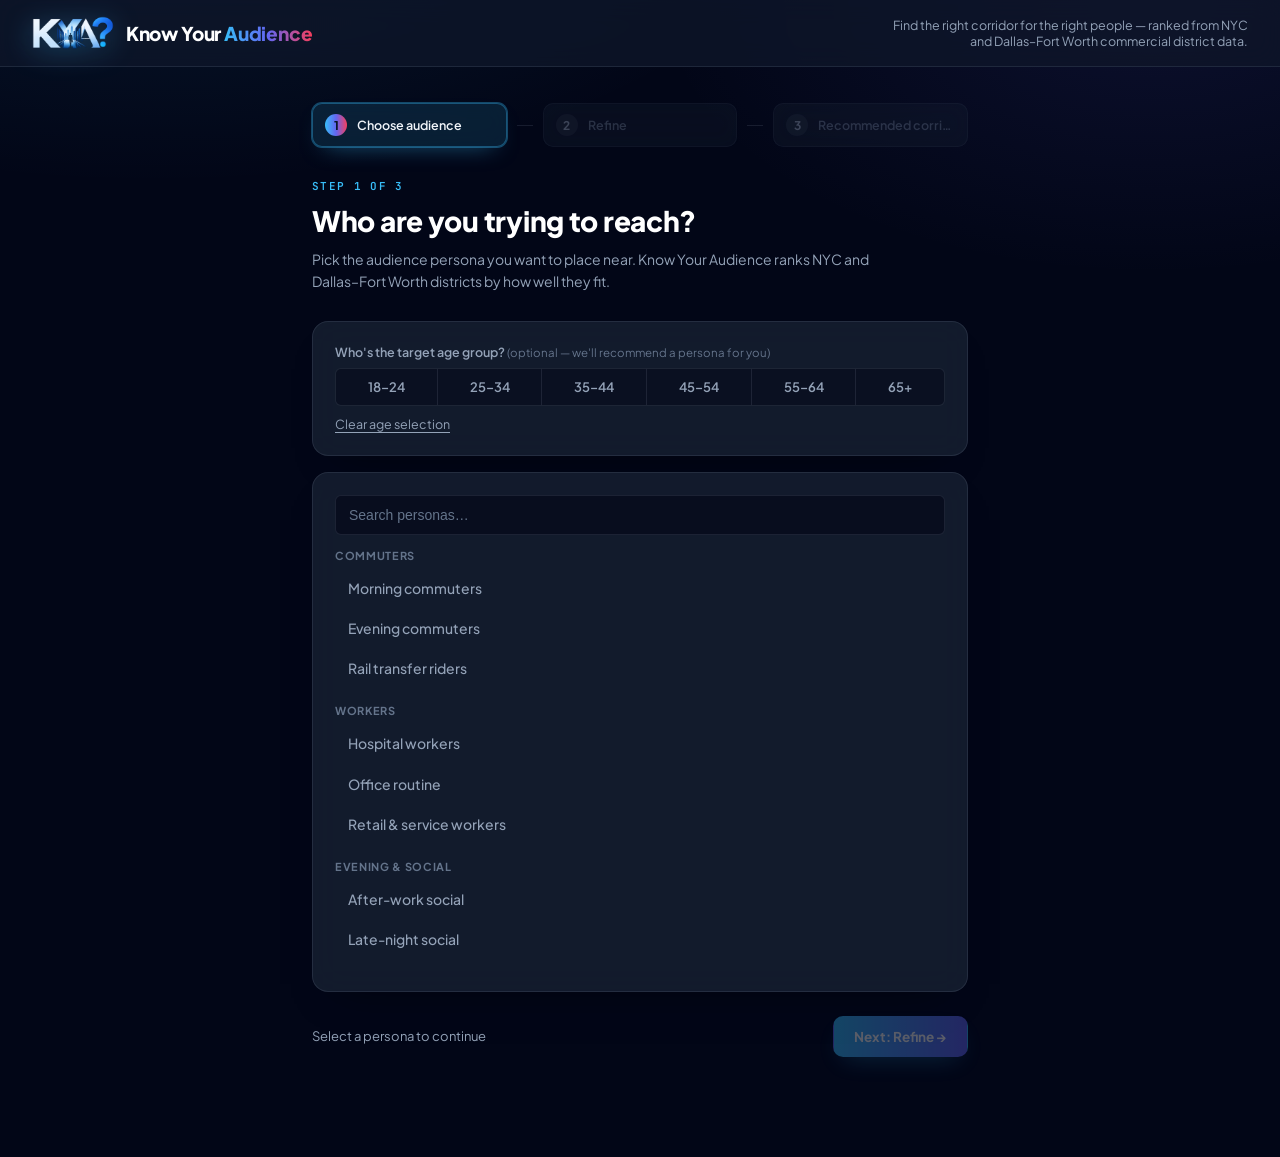
<file: index.html>
<!DOCTYPE html>
<html lang="en">
<head>
<meta charset="UTF-8">
<meta name="viewport" content="width=device-width, initial-scale=1.0">
<title>Know Your Audience — Choose audience</title>
<link rel="preconnect" href="https://fonts.googleapis.com">
<link rel="preconnect" href="https://fonts.gstatic.com" crossorigin>
<link href="https://fonts.googleapis.com/css2?family=Plus+Jakarta+Sans:wght@400;500;600;700;800;900&family=JetBrains+Mono:wght@400;500;600;700&display=swap" rel="stylesheet">
<style>
:root{
  /* Dark glass palette, borrowed from the hackathon reference */
  --bg:#020617;
  --bg-soft:#0b1220;
  --panel: rgba(30,41,59,0.62);
  --panel-solid:#0f172a;
  --panel-raised: rgba(30,41,59,0.85);
  --line: rgba(148,163,184,0.14);
  --line-strong: rgba(148,163,184,0.3);
  --text:#f1f5f9;
  --text-dim:#94a3b8;
  --text-faint:#64748b;

  --accent:#38bdf8;
  --accent-2:#6366f1;
  --accent-dim: rgba(56,189,248,0.13);
  --accent-line: rgba(56,189,248,0.35);
  --gradient: linear-gradient(90deg,#38bdf8,#6366f1,#f43f5e);

  --emerald:#34d399;
  --emerald-dim: rgba(52,211,153,0.14);
  --rose:#fb7185;
  --rose-dim: rgba(251,113,133,0.14);

  --radius-lg:16px;
  --radius-md:10px;
  --radius-sm:6px;
}
*{box-sizing:border-box;}
html,body{margin:0;padding:0;}
body{
  background:
    radial-gradient(1100px 500px at 12% -10%, rgba(56,189,248,0.10), transparent 60%),
    radial-gradient(900px 500px at 90% 0%, rgba(99,102,241,0.10), transparent 55%),
    var(--bg);
  color:var(--text);
  font-family:'Plus Jakarta Sans', system-ui, sans-serif;
  min-height:100vh;
  -webkit-font-smoothing:antialiased;
}
::selection{ background:var(--accent); color:#04121c; }
a, button { font-family:inherit; }
button{ cursor:pointer; }
input[type="range"]{ accent-color:var(--accent); }

::-webkit-scrollbar{ width:8px; height:8px; }
::-webkit-scrollbar-track{ background:transparent; }
::-webkit-scrollbar-thumb{ background:rgba(148,163,184,0.25); border-radius:9999px; }

/* ---------- Glass panel base ---------- */
.glass{
  background:var(--panel);
  backdrop-filter:blur(16px);
  -webkit-backdrop-filter:blur(16px);
  border:1px solid var(--line);
}

/* ---------- Header ---------- */
header.site{
  position:sticky; top:0; z-index:30;
  border-bottom:1px solid var(--line);
  background:rgba(15,23,42,0.78);
  backdrop-filter:blur(12px);
  -webkit-backdrop-filter:blur(12px);
  padding:16px 32px;
  display:flex;
  align-items:center;
  justify-content:space-between;
  gap:16px;
  flex-wrap:wrap;
}
header.site .mark{
  display:flex; align-items:center; gap:12px;
  font-size:19px;
  font-weight:800;
  letter-spacing:-0.01em;
  color:#fff;
}
header.site .mark .brand-mark{
  height:34px; width:auto; flex-shrink:0;
  filter:drop-shadow(0 4px 14px rgba(56,189,248,0.35));
}
header.site .mark .brand-word{ white-space:nowrap; }
header.site .mark .grad{
  background:var(--gradient);
  -webkit-background-clip:text; background-clip:text; color:transparent;
}
header.site .tagline{
  font-size:12.5px;
  color:var(--text-dim);
  max-width:360px;
  text-align:right;
}

/* ---------- Stepper ---------- */
.stepper{
  display:flex;
  align-items:center;
  gap:10px;
  max-width:720px;
  margin:0 auto;
}
.step-btn{
  flex:1;
  display:flex;
  min-width:0;
  align-items:center;
  gap:10px;
  border:1px solid var(--line);
  background:var(--panel);
  backdrop-filter:blur(10px);
  border-radius:var(--radius-md);
  padding:10px 12px;
  text-align:left;
  transition:border-color .15s ease, box-shadow .15s ease;
}
.step-btn.current{ border-color:var(--accent-line); background:var(--accent-dim); box-shadow:0 0 0 1px var(--accent-line), 0 10px 24px -14px rgba(56,189,248,0.6); }
.step-btn:disabled{ opacity:0.4; cursor:not-allowed; }
.step-btn .num{
  flex-shrink:0;
  width:22px; height:22px; border-radius:50%;
  display:flex; align-items:center; justify-content:center;
  font-size:12px; font-weight:700;
  background:rgba(148,163,184,0.15); color:var(--text-dim);
}
.step-btn.current .num, .step-btn.done .num{ background:var(--gradient); color:#04121c; }
.step-btn .label{
  font-size:12.5px; font-weight:600;
  color:var(--text-faint);
  white-space:nowrap; overflow:hidden; text-overflow:ellipsis;
}
.step-btn.current .label, .step-btn.done .label{ color:var(--text); }
.step-divider{ width:16px; height:1px; background:var(--line); flex-shrink:0; }

/* ---------- Page shells ---------- */
main.step-main{
  max-width:720px;
  margin:0 auto;
  padding:36px 32px 100px;
}
main.wide-main{
  max-width:1180px;
  margin:0 auto;
  padding:36px 32px 120px;
}
.step-eyebrow{
  font-family:'JetBrains Mono', monospace;
  font-size:11px;
  text-transform:uppercase;
  letter-spacing:0.12em;
  color:var(--accent);
  font-weight:600;
  margin:0 0 10px;
}
.step-title{
  font-weight:800;
  font-size:28px;
  letter-spacing:-0.01em;
  color:#fff;
  margin:0 0 10px;
}
.step-subtitle{
  font-size:14px;
  color:var(--text-dim);
  line-height:1.6;
  max-width:60ch;
  margin:0 0 28px;
}

/* ---------- Panels / cards ---------- */
.panel{
  background:var(--panel);
  backdrop-filter:blur(16px);
  -webkit-backdrop-filter:blur(16px);
  border:1px solid var(--line);
  border-radius:var(--radius-lg);
  padding:22px;
  box-shadow:0 20px 40px -28px rgba(0,0,0,0.6);
}

/* Persona search + list */
.persona-search{
  width:100%;
  background:rgba(2,6,23,0.6);
  border:1px solid var(--line);
  border-radius:var(--radius-sm);
  color:var(--text);
  font-size:14px;
  padding:11px 13px;
  margin-bottom:14px;
}
.persona-search::placeholder{ color:var(--text-faint); }
.persona-search:focus{ outline:none; border-color:var(--accent-line); box-shadow:0 0 0 3px var(--accent-dim); }
.persona-groups{ max-height:420px; overflow-y:auto; padding-right:4px; }
.persona-family{ font-size:11px; font-weight:700; text-transform:uppercase; letter-spacing:0.06em; color:var(--text-faint); margin:16px 0 6px; }
.persona-family:first-child{ margin-top:0; }
.persona-item{
  display:flex;
  width:100%;
  align-items:center;
  justify-content:space-between;
  gap:8px;
  background:transparent;
  border:1px solid transparent;
  color:var(--text-dim);
  text-align:left;
  padding:10px 12px;
  border-radius:var(--radius-sm);
  font-size:14px;
  font-weight:500;
  line-height:1.3;
  transition:transform .15s cubic-bezier(.16,1,.3,1), background .15s ease, border-color .15s ease, color .15s ease;
}
.persona-item:hover{ background:rgba(148,163,184,0.08); color:var(--text); transform:translateX(2px); }
.persona-item.active{ background:var(--accent-dim); border-color:var(--accent-line); color:#fff; }
.persona-item .dot{
  width:6px; height:6px; border-radius:50%;
  background:var(--accent); opacity:0; flex-shrink:0;
  box-shadow:0 0 8px rgba(56,189,248,0.8);
}
.persona-item.active .dot{ opacity:1; }

/* Footer nav row on step pages */
.step-footer{
  display:flex;
  align-items:center;
  justify-content:space-between;
  gap:14px;
  margin-top:24px;
  flex-wrap:wrap;
}
.step-footer .status{ font-size:13px; color:var(--text-dim); }
.step-footer .status strong{ color:#fff; font-weight:700; }

.btn{
  display:inline-flex; align-items:center; gap:8px;
  border-radius:var(--radius-md); font-size:13.5px; font-weight:700;
  padding:11px 20px; border:1px solid transparent;
  transition:transform .15s cubic-bezier(.16,1,.3,1), box-shadow .15s ease, opacity .15s ease, border-color .15s ease;
}
.btn:disabled{ opacity:0.35; cursor:not-allowed; }
.btn-primary{
  background:linear-gradient(90deg,#38bdf8,#6366f1);
  color:#fff;
  box-shadow:0 10px 26px -10px rgba(56,189,248,0.55);
}
.btn-primary:hover:not(:disabled){ transform:translateY(-1px); box-shadow:0 14px 30px -10px rgba(56,189,248,0.7); }
.btn-secondary{ background:var(--panel); border-color:var(--line); color:var(--text); backdrop-filter:blur(10px); }
.btn-secondary:hover{ border-color:var(--line-strong); }
.btn-ghost{ background:none; border:none; color:var(--text-dim); font-size:12.5px; text-decoration:underline; text-underline-offset:3px; padding:0; }
.btn-ghost:hover{ color:var(--accent); }

@keyframes pulseGlow{
  0%,100%{ box-shadow:0 10px 26px -10px rgba(56,189,248,0.55); }
  50%{ box-shadow:0 10px 34px -6px rgba(56,189,248,0.85); }
}
.pulse-cta{ animation:pulseGlow 2.6s ease-in-out infinite; }

/* Filters fields */
.field{ margin-bottom:20px; }
.field:last-child{ margin-bottom:0; }
.field label{
  display:block; font-size:12.5px; color:var(--text-dim); margin-bottom:8px; font-weight:600;
}
.segmented{ display:flex; border:1px solid var(--line); border-radius:var(--radius-sm); overflow:hidden; background:rgba(2,6,23,0.5); }
.segmented button{
  flex:1; background:transparent; border:none; color:var(--text-dim);
  font-size:13px; font-weight:600; padding:10px 6px; transition:background .15s ease, color .15s ease;
}
.segmented button + button{ border-left:1px solid var(--line); }
.segmented button.active{ background:var(--accent-dim); color:#fff; }
select.field-select{
  width:100%; background:rgba(2,6,23,0.6); border:1px solid var(--line); border-radius:var(--radius-sm);
  color:var(--text); font-size:14px; padding:10px 12px;
}
select.field-select:focus{ outline:none; border-color:var(--accent-line); }
.range-row{ display:flex; align-items:center; gap:12px; }
.range-row input[type=range]{ flex:1; }
.range-val{ font-family:'JetBrains Mono', monospace; font-size:13px; color:var(--accent); width:30px; text-align:right; font-weight:600; }

/* Custom slider thumb, matching hackathon glow style */
input[type=range]{
  -webkit-appearance:none; appearance:none;
  width:100%; height:8px; border-radius:5px;
  background:rgba(148,163,184,0.18); outline:none;
}
input[type=range]::-webkit-slider-thumb{
  -webkit-appearance:none; appearance:none;
  width:20px; height:20px; border-radius:50%;
  background:var(--accent); cursor:pointer;
  box-shadow:0 0 10px rgba(56,189,248,0.8);
  border:2px solid #04121c;
  transition:transform .1s ease;
}
input[type=range]::-webkit-slider-thumb:hover{ transform:scale(1.15); }
input[type=range]::-moz-range-thumb{
  width:18px; height:18px; border-radius:50%;
  background:var(--accent); cursor:pointer; border:2px solid #04121c;
  box-shadow:0 0 10px rgba(56,189,248,0.8);
}

/* Age selector on step 1 */
.field-hint{ font-weight:400; color:var(--text-faint); font-size:11.5px; }
.age-seg{ flex-wrap:wrap; }
.age-seg button{ flex:1 1 auto; min-width:64px; }

.age-recommend{
  background:var(--accent-dim); border:1px solid var(--accent-line);
  border-radius:var(--radius-lg); padding:14px 16px; margin-bottom:16px;
  backdrop-filter:blur(12px);
}
.age-recommend-label{
  font-size:11px; font-weight:700; color:var(--accent);
  text-transform:uppercase; letter-spacing:0.06em; margin-bottom:9px;
}
.age-recommend-chips{ display:flex; flex-wrap:wrap; gap:8px; }
.age-chip{
  background:rgba(2,6,23,0.5); border:1px solid var(--line); color:var(--text);
  font-size:12.5px; font-weight:600; padding:7px 13px; border-radius:20px;
  transition:border-color .15s ease, transform .15s ease;
}
.age-chip:hover{ border-color:var(--accent-line); transform:translateY(-1px); }
.age-chip.active{ background:var(--gradient); border-color:transparent; color:#04121c; }

.age-star{ color:var(--accent); font-size:11px; margin-left:6px; }

/* ---------- Results column ---------- */
.results-head{
  display:flex; justify-content:space-between; align-items:flex-end; gap:14px;
  margin-bottom:18px; flex-wrap:wrap;
}
.results-head h2{
  font-weight:800; font-size:24px; margin:0 0 4px; letter-spacing:-0.01em; color:#fff;
}
.results-head p{ margin:0; font-size:13px; color:var(--text-dim); }
.results-actions{ display:flex; gap:8px; }
.pill-btn{
  display:inline-flex; align-items:center; gap:6px;
  background:var(--panel); border:1px solid var(--line); color:var(--text-dim);
  font-size:12px; font-weight:600; padding:7px 14px; border-radius:20px;
  backdrop-filter:blur(10px);
  transition:border-color .15s ease, color .15s ease;
}
.pill-btn:hover{ color:var(--text); border-color:var(--line-strong); }

.empty-state{
  border:1px dashed var(--line); border-radius:var(--radius-lg);
  padding:80px 24px; text-align:center; min-height:44vh;
  display:flex; flex-direction:column; align-items:center; justify-content:center;
  background:var(--panel); backdrop-filter:blur(12px);
}
.empty-state .icon{
  width:44px; height:44px; border-radius:50%; background:rgba(148,163,184,0.12);
  display:flex; align-items:center; justify-content:center; margin-bottom:16px; color:var(--text-dim);
  font-size:20px;
}
.empty-state h3{ font-weight:700; font-size:19px; margin:0 0 8px; color:#fff; }
.empty-state p{ font-size:13.5px; color:var(--text-dim); max-width:380px; line-height:1.6; margin:0 0 18px; }

.caution{
  background:var(--rose-dim); border:1px solid rgba(251,113,133,0.35);
  border-radius:var(--radius-sm); padding:11px 14px; font-size:13px; margin-bottom:16px; color:var(--text);
}

.card-list{ display:flex; flex-direction:column; gap:10px; }

.corridor-card{
  background:var(--panel); border:1px solid var(--line); border-radius:var(--radius-lg);
  padding:18px 20px; backdrop-filter:blur(14px);
  transition:transform .25s cubic-bezier(.16,1,.3,1), border-color .2s ease, box-shadow .25s ease;
}
.corridor-card:hover{ border-color:var(--line-strong); transform:translateY(-3px); box-shadow:0 20px 34px -18px rgba(0,0,0,0.65); }
.corridor-top{ display:flex; gap:16px; align-items:flex-start; }
.rank-badge{
  font-family:'JetBrains Mono', monospace; font-size:12px; color:var(--text-faint); font-weight:600;
  width:20px; padding-top:6px; flex-shrink:0;
}
.corridor-main{ flex:1; min-width:0; }
.corridor-name-row{ display:flex; align-items:baseline; gap:10px; flex-wrap:wrap; }
.corridor-name{
  font-weight:700; font-size:18px; letter-spacing:-0.01em; color:#fff;
}
.metro-tag{
  font-size:11px; font-weight:600; color:var(--text-faint); border:1px solid var(--line);
  padding:2px 7px; border-radius:20px;
}
.district{ font-size:12.5px; color:var(--text-dim); margin-top:2px; }
.why{ font-size:13.5px; color:var(--text-dim); margin-top:9px; line-height:1.55; max-width:66ch; }
.badges{ display:flex; gap:6px; margin-top:10px; flex-wrap:wrap; }
.badge{ font-size:11px; font-weight:600; padding:3px 8px; border-radius:20px; border:1px solid transparent; }
.badge.gentrify{ background:var(--emerald-dim); color:var(--emerald); }
.badge.migration-in{ background:var(--accent-dim); color:var(--accent); }
.badge.migration-out{ background:var(--rose-dim); color:var(--rose); }

.score-block{ text-align:right; flex-shrink:0; }
.score-num{ font-family:'JetBrains Mono', monospace; font-size:26px; font-weight:800; line-height:1; }
.score-label{ font-size:10.5px; color:var(--text-faint); margin-top:2px; }

/* Bold colour-coded score text, used for fit scores + avg whitespace */
.score-high{ color:var(--emerald); text-shadow:0 0 18px rgba(52,211,153,0.35); }
.score-mid{ color:var(--accent); text-shadow:0 0 18px rgba(56,189,248,0.35); }
.score-low{ color:var(--rose); text-shadow:0 0 18px rgba(251,113,133,0.3); }
.inline-score{ font-family:'JetBrains Mono', monospace; font-weight:800; }

.card-actions{
  display:flex; align-items:center; justify-content:space-between;
  margin-top:14px; padding-top:12px; border-top:1px solid var(--line);
}
.link-btn{
  background:none; border:none; color:var(--text-dim); font-size:12.5px; font-weight:600; padding:0;
  display:flex; align-items:center; gap:5px;
}
.link-btn:hover{ color:var(--accent); }
.compare-check{ display:flex; align-items:center; gap:7px; font-size:12.5px; color:var(--text-dim); }
.compare-check input{ accent-color:var(--accent); }

.detail{ margin-top:16px; padding-top:16px; border-top:1px solid var(--line); display:none; }
.detail.open{ display:block; }
.detail-grid{ display:grid; grid-template-columns:1fr 1fr; gap:22px; }
@media (max-width:600px){ .detail-grid{ grid-template-columns:1fr; } }
.detail-block h4{ font-size:11px; text-transform:uppercase; letter-spacing:0.04em; color:var(--text-faint); margin:0 0 10px; font-weight:700; }
.daypart-bars{ display:flex; align-items:flex-end; gap:6px; height:60px; }
.daypart-bar{ flex:1; background:linear-gradient(180deg,#38bdf8,#6366f1); border-radius:2px 2px 0 0; opacity:0.85; position:relative; }
.daypart-bar span{
  position:absolute; bottom:-18px; left:0; right:0; text-align:center;
  font-size:9.5px; color:var(--text-faint);
}
.safety-rows{ display:flex; flex-direction:column; gap:7px; margin-top:2px; }
.safety-row{ display:flex; align-items:center; gap:8px; font-size:12px; color:var(--text-dim); }
.safety-row .label{ width:64px; flex-shrink:0; }
.safety-track{ flex:1; height:5px; background:rgba(148,163,184,0.15); border-radius:3px; overflow:hidden; }
.safety-fill{ height:100%; background:var(--emerald); }
.safety-num{ font-family:'JetBrains Mono', monospace; width:24px; text-align:right; color:var(--text); font-weight:600; }
.fit-list{ display:flex; flex-direction:column; gap:6px; }
.fit-row{ display:flex; justify-content:space-between; align-items:center; font-size:12.5px; color:var(--text-dim); }
.fit-tier{ font-size:10.5px; font-weight:700; padding:2px 7px; border-radius:20px; }
.tier-STRONG{ background:var(--accent-dim); color:var(--accent); }
.tier-MODERATE{ background:var(--emerald-dim); color:var(--emerald); }
.tier-WEAK{ background:rgba(148,163,184,0.1); color:var(--text-faint); }
.anchors{ display:flex; flex-direction:column; gap:6px; font-size:12.5px; color:var(--text-dim); }

.avg-whitespace-row{
  display:flex; align-items:center; justify-content:space-between;
  font-size:12.5px; color:var(--text-dim); margin-top:12px;
  padding-top:12px; border-top:1px solid var(--line);
}
.avg-whitespace-row .inline-score{ font-size:15px; }

.map-embed{
  width:100%; height:180px; border:1px solid var(--line); border-radius:var(--radius-md);
  overflow:hidden; margin-top:2px;
}
.map-embed iframe{ width:100%; height:100%; border:0; display:block; filter:grayscale(0.2) invert(0.92) contrast(0.9) brightness(0.95) hue-rotate(180deg); }
.map-directions{
  display:inline-flex; align-items:center; gap:5px; margin-top:8px;
  font-size:12px; color:var(--accent); text-decoration:none; font-weight:700;
}
.map-directions:hover{ text-decoration:underline; }

/* ---------- Compare tray ---------- */
.compare-tray{
  position:fixed; left:0; right:0; bottom:0; background:rgba(15,23,42,0.92);
  border-top:1px solid var(--accent-line); backdrop-filter:blur(14px); z-index:40;
  box-shadow:0 -20px 40px -20px rgba(0,0,0,0.6);
  display:none;
}
.compare-tray.show{ display:block; }
.compare-tray-inner{
  max-width:1180px; margin:0 auto; padding:14px 32px; display:flex; align-items:center; gap:14px; flex-wrap:wrap;
}
.compare-chip{
  display:flex; align-items:center; gap:8px; background:rgba(2,6,23,0.6); border:1px solid var(--line);
  border-radius:20px; padding:5px 6px 5px 12px; font-size:12.5px; color:var(--text);
}
.compare-chip button{ background:none; border:none; color:var(--text-faint); font-size:14px; line-height:1; padding:2px; }
.compare-open{
  margin-left:auto; background:linear-gradient(90deg,#38bdf8,#6366f1); color:#fff; border:none; font-weight:700;
  font-size:12.5px; padding:9px 18px; border-radius:20px;
  box-shadow:0 10px 24px -10px rgba(56,189,248,0.55);
}

/* Comparison modal */
.modal-backdrop{
  position:fixed; inset:0; background:rgba(2,6,23,0.7); z-index:60; display:none;
  align-items:center; justify-content:center; padding:24px;
  backdrop-filter:blur(4px);
}
.modal-backdrop.show{ display:flex; }
.modal{
  background:var(--panel-solid); border:1px solid var(--line); border-radius:var(--radius-lg);
  max-width:820px; width:100%; max-height:82vh; overflow-y:auto; padding:26px;
  box-shadow:0 30px 60px -20px rgba(0,0,0,0.7);
}
.modal-head{ display:flex; justify-content:space-between; align-items:center; margin-bottom:18px; }
.modal-head h3{ font-weight:700; font-size:20px; margin:0; color:#fff; }
.modal-close{ background:none; border:none; color:var(--text-dim); font-size:20px; }
.modal-close:hover{ color:var(--rose); }
.compare-table{ width:100%; border-collapse:collapse; font-size:13px; }
.compare-table th, .compare-table td{ text-align:left; padding:9px 10px; border-bottom:1px solid var(--line); vertical-align:top; }
.compare-table th{ color:var(--text-faint); font-weight:600; font-size:11.5px; }
.compare-table td.metric-label{ color:var(--text-dim); white-space:nowrap; }
.compare-table td.num{ font-family:'JetBrains Mono', monospace; color:var(--text); }

</style>
</head>
<body>

<header class="site">
  <div class="mark"><img src="[data-uri]" alt="KYA — Know Your Audience" class="brand-mark"><span class="brand-word">Know Your <span class="grad">Audience</span></span></div>
  <div class="tagline">Find the right corridor for the right people — ranked from NYC and Dallas–Fort Worth commercial district data.</div>
</header>

<main class="step-main">
  <div id="stepperMount" class="stepper" style="margin-bottom:32px;"></div>

  <p class="step-eyebrow">Step 1 of 3</p>
  <h1 class="step-title">Who are you trying to reach?</h1>
  <p class="step-subtitle">Pick the audience persona you want to place near. Know Your Audience ranks NYC and Dallas–Fort Worth districts by how well they fit.</p>

  <div class="panel" style="margin-bottom:16px;">
    <div class="field" style="margin-bottom:0;">
      <label>Who's the target age group? <span class="field-hint">(optional — we'll recommend a persona for you)</span></label>
      <div class="segmented age-seg" id="ageSeg">
        <button data-val="18_24">18–24</button>
        <button data-val="25_34">25–34</button>
        <button data-val="35_44">35–44</button>
        <button data-val="45_54">45–54</button>
        <button data-val="55_64">55–64</button>
        <button data-val="65_plus">65+</button>
      </div>
      <button class="btn-ghost" id="clearAge" style="margin-top:10px;">Clear age selection</button>
    </div>
  </div>

  <div id="ageRecommendation" class="age-recommend" style="display:none;"></div>

  <div class="panel">
    <input class="persona-search" id="personaSearch" type="text" placeholder="Search personas…" />
    <div class="persona-groups" id="personaGroups"></div>
  </div>

  <div class="step-footer">
    <span class="status" id="selectionStatus">Select a persona to continue</span>
    <button class="btn btn-primary pulse-cta" id="nextBtn" disabled>Next: Refine →</button>
  </div>
</main>

<script>
/* =========================================================
   DATA — mock corridor dataset shaped like the real export.
   Swap CORRIDORS with your generated summary JSON.
========================================================= */

const AGE_BANDS = [
  { id:"18_24", label:"18–24", personas:["campus_neighborhood_overlap","late_night_social","everyday_shoppers","rail_transfer"] },
  { id:"25_34", label:"25–34", personas:["office_routine","after_work_social","morning_commuters","dining_social","evening_commuters"] },
  { id:"35_44", label:"35–44", personas:["family_household","office_routine","morning_commuters","resident_value","hospital_workers"] },
  { id:"45_54", label:"45–54", personas:["family_household","resident_premium","faculty_staff","hospital_workers","retail_service_workers"] },
  { id:"55_64", label:"55–64", personas:["resident_premium","faculty_staff","luxury_shoppers","tourist_visitors"] },
  { id:"65_plus", label:"65+", personas:["resident_premium","tourist_visitors","luxury_shoppers","resident_value"] },
];

function recommendedPersonasForAge(ageBandId){
  const band = AGE_BANDS.find(b=>b.id===ageBandId);
  if(!band) return [];
  return band.personas.map(pid=>PERSONAS.find(p=>p.id===pid)).filter(Boolean);
}

const PERSONAS = [
  { id:"morning_commuters", family:"Commuters", name:"Morning commuters" },
  { id:"evening_commuters", family:"Commuters", name:"Evening commuters" },
  { id:"rail_transfer", family:"Commuters", name:"Rail transfer riders" },
  { id:"hospital_workers", family:"Workers", name:"Hospital workers" },
  { id:"office_routine", family:"Workers", name:"Office routine" },
  { id:"retail_service_workers", family:"Workers", name:"Retail & service workers" },
  { id:"after_work_social", family:"Evening & social", name:"After-work social" },
  { id:"late_night_social", family:"Evening & social", name:"Late-night social" },
  { id:"dining_social", family:"Evening & social", name:"Dining & social" },
  { id:"campus_neighborhood_overlap", family:"Students & campus", name:"Campus neighborhood overlap" },
  { id:"faculty_staff", family:"Students & campus", name:"Faculty & staff" },
  { id:"family_household", family:"Residential", name:"Family household" },
  { id:"resident_value", family:"Residential", name:"Resident (value)" },
  { id:"resident_premium", family:"Residential", name:"Resident (premium)" },
  { id:"everyday_shoppers", family:"Shopping", name:"Everyday shoppers" },
  { id:"luxury_shoppers", family:"Shopping", name:"Luxury shoppers" },
  { id:"tourist_visitors", family:"Visitors", name:"Tourists & visitors" },
];

const ARCHETYPES = [
  { id:"neighborhood_takeaway", name:"Neighborhood takeaway café" },
  { id:"office_district_express", name:"Office-district street express" },
  { id:"subway_kiosk", name:"Subway station kiosk" },
  { id:"hospital_captive_kiosk", name:"Hospital captive kiosk" },
  { id:"drive_through", name:"Drive-through" },
  { id:"destination_high_street", name:"Destination high-street café" },
];

const CORRIDORS = [
  {
    id:"st_george_ns", name:"St. George–North Shore", metro:"NYC", district:"Staten Island",
    coords:{ lat:40.6437, lng:-74.0865 },
    character:"Ferry-fed hillside downtown carrying every island commuter through a single gateway.",
    scores:{ morning_commuters:7, evening_commuters:7, hospital_workers:5, after_work_social:4, late_night_social:3, family_household:7, resident_value:7, everyday_shoppers:6, luxury_shoppers:1, campus_neighborhood_overlap:4, tourist_visitors:4, faculty_staff:5, office_routine:4, retail_service_workers:6, dining_social:5, resident_premium:4, rail_transfer:6 },
    safety:{ day:62, evening:52, late_night:38 },
    dayparts:{ am:68, midday:55, evening:55, late:28, weekend:62 },
    whitespace:{ cafe:65, qsr:55, fast_casual:62, fitness:65 },
    gentrify:{ direction:"GENTRIFYING", intensity:50 },
    migration:"INFLOWING",
    anchors:["St. George Ferry Terminal"],
    fits:[
      { archetype:"neighborhood_takeaway", score:0.71, tier:"STRONG" },
      { archetype:"subway_kiosk", score:0.44, tier:"MODERATE" },
      { archetype:"drive_through", score:0.21, tier:"WEAK" },
    ],
  },
  {
    id:"lic_court_sq", name:"Long Island City–Court Square", metro:"NYC", district:"Queens",
    coords:{ lat:40.7469, lng:-73.9445 },
    character:"Glass-tower office core stacked on top of a fast-turning residential boom.",
    scores:{ morning_commuters:8, evening_commuters:8, hospital_workers:3, after_work_social:7, late_night_social:4, family_household:5, resident_value:4, everyday_shoppers:6, luxury_shoppers:5, campus_neighborhood_overlap:2, tourist_visitors:3, faculty_staff:2, office_routine:8, retail_service_workers:5, dining_social:7, resident_premium:7, rail_transfer:8 },
    safety:{ day:78, evening:70, late_night:55 },
    dayparts:{ am:82, midday:70, evening:74, late:35, weekend:48 },
    whitespace:{ cafe:58, qsr:62, fast_casual:60, fitness:70 },
    gentrify:{ direction:"GENTRIFYING", intensity:78 },
    migration:"INFLOWING",
    anchors:["Court Square office cluster"],
    fits:[
      { archetype:"office_district_express", score:0.82, tier:"STRONG" },
      { archetype:"destination_high_street", score:0.55, tier:"MODERATE" },
      { archetype:"hospital_captive_kiosk", score:0.08, tier:"WEAK" },
    ],
  },
  {
    id:"morningside_heights", name:"Morningside Heights", metro:"NYC", district:"Manhattan",
    coords:{ lat:40.8075, lng:-73.9626 },
    character:"A campus spine where lecture-hall rhythm sets the pace of every storefront.",
    scores:{ morning_commuters:5, evening_commuters:4, hospital_workers:6, after_work_social:5, late_night_social:5, family_household:4, resident_value:5, everyday_shoppers:5, luxury_shoppers:2, campus_neighborhood_overlap:9, tourist_visitors:3, faculty_staff:8, office_routine:3, retail_service_workers:4, dining_social:6, resident_premium:4, rail_transfer:5 },
    safety:{ day:74, evening:66, late_night:50 },
    dayparts:{ am:58, midday:72, evening:68, late:44, weekend:55 },
    whitespace:{ cafe:70, qsr:50, fast_casual:58, fitness:48 },
    gentrify:{ direction:"STABLE", intensity:25 },
    migration:"STABLE",
    anchors:["Columbia University"],
    fits:[
      { archetype:"neighborhood_takeaway", score:0.68, tier:"STRONG" },
      { archetype:"destination_high_street", score:0.51, tier:"MODERATE" },
      { archetype:"drive_through", score:0.05, tier:"WEAK" },
    ],
  },
  {
    id:"fort_greene", name:"Fort Greene", metro:"NYC", district:"Brooklyn",
    coords:{ lat:40.6896, lng:-73.9748 },
    character:"Brownstone blocks and a park green anchoring a dense evening dining scene.",
    scores:{ morning_commuters:6, evening_commuters:6, hospital_workers:4, after_work_social:8, late_night_social:6, family_household:7, resident_value:5, everyday_shoppers:6, luxury_shoppers:5, campus_neighborhood_overlap:3, tourist_visitors:3, faculty_staff:3, office_routine:3, retail_service_workers:5, dining_social:8, resident_premium:6, rail_transfer:6 },
    safety:{ day:76, evening:68, late_night:52 },
    dayparts:{ am:52, midday:58, evening:80, late:48, weekend:70 },
    whitespace:{ cafe:52, qsr:45, fast_casual:50, fitness:55 },
    gentrify:{ direction:"GENTRIFYING", intensity:62 },
    migration:"INFLOWING",
    anchors:["BAM Cultural District"],
    fits:[
      { archetype:"destination_high_street", score:0.74, tier:"STRONG" },
      { archetype:"neighborhood_takeaway", score:0.49, tier:"MODERATE" },
      { archetype:"office_district_express", score:0.18, tier:"WEAK" },
    ],
  },
  {
    id:"mckinney_downtown", name:"McKinney–Historic Downtown", metro:"DFW", district:"Collin County",
    coords:{ lat:33.1983, lng:-96.6153 },
    character:"A preserved town square acting as the weekend living room for a fast-growing suburb.",
    scores:{ morning_commuters:3, evening_commuters:3, hospital_workers:3, after_work_social:5, late_night_social:2, family_household:9, resident_value:6, everyday_shoppers:7, luxury_shoppers:4, campus_neighborhood_overlap:1, tourist_visitors:7, faculty_staff:2, office_routine:2, retail_service_workers:5, dining_social:7, resident_premium:6, rail_transfer:1 },
    safety:{ day:82, evening:78, late_night:68 },
    dayparts:{ am:40, midday:58, evening:60, late:20, weekend:82 },
    whitespace:{ cafe:60, qsr:48, fast_casual:55, fitness:60 },
    gentrify:{ direction:"FAMILY_INFILL", intensity:75 },
    migration:"INFLOWING",
    anchors:["Historic Downtown Square"],
    fits:[
      { archetype:"destination_high_street", score:0.66, tier:"STRONG" },
      { archetype:"drive_through", score:0.53, tier:"MODERATE" },
      { archetype:"subway_kiosk", score:0.02, tier:"WEAK" },
    ],
  },
  {
    id:"deep_ellum", name:"Deep Ellum", metro:"DFW", district:"Dallas",
    coords:{ lat:32.7847, lng:-96.7802 },
    character:"Live-music warehouses and late bars pulling a citywide crowd after dark.",
    scores:{ morning_commuters:3, evening_commuters:3, hospital_workers:2, after_work_social:8, late_night_social:9, family_household:2, resident_value:4, everyday_shoppers:4, luxury_shoppers:3, campus_neighborhood_overlap:2, tourist_visitors:6, faculty_staff:1, office_routine:2, retail_service_workers:5, dining_social:8, resident_premium:3, rail_transfer:4 },
    safety:{ day:60, evening:55, late_night:42 },
    dayparts:{ am:30, midday:42, evening:75, late:80, weekend:78 },
    whitespace:{ cafe:48, qsr:40, fast_casual:44, fitness:35 },
    gentrify:{ direction:"GENTRIFYING", intensity:55 },
    migration:"OUTFLOWING",
    anchors:["Deep Ellum Entertainment District"],
    fits:[
      { archetype:"destination_high_street", score:0.58, tier:"MODERATE" },
      { archetype:"drive_through", score:0.30, tier:"WEAK" },
      { archetype:"hospital_captive_kiosk", score:0.02, tier:"WEAK" },
    ],
  },
  {
    id:"medical_district_dallas", name:"Southwestern Medical District", metro:"DFW", district:"Dallas",
    coords:{ lat:32.8106, lng:-96.8386 },
    character:"A hospital and research campus running a near-constant three-shift population.",
    scores:{ morning_commuters:6, evening_commuters:5, hospital_workers:9, after_work_social:2, late_night_social:1, family_household:2, resident_value:3, everyday_shoppers:3, luxury_shoppers:1, campus_neighborhood_overlap:4, tourist_visitors:1, faculty_staff:5, office_routine:4, retail_service_workers:4, dining_social:3, resident_premium:2, rail_transfer:5 },
    safety:{ day:72, evening:60, late_night:48 },
    dayparts:{ am:75, midday:70, evening:45, late:55, weekend:35 },
    whitespace:{ cafe:72, qsr:58, fast_casual:60, fitness:40 },
    gentrify:{ direction:"STABLE", intensity:20 },
    migration:"STABLE",
    anchors:["UT Southwestern Medical Center", "Parkland Hospital"],
    fits:[
      { archetype:"hospital_captive_kiosk", score:0.88, tier:"STRONG" },
      { archetype:"office_district_express", score:0.40, tier:"MODERATE" },
      { archetype:"destination_high_street", score:0.06, tier:"WEAK" },
    ],
  },
  {
    id:"bishop_arts", name:"Bishop Arts District", metro:"DFW", district:"Oak Cliff, Dallas",
    coords:{ lat:32.7488, lng:-96.8283 },
    character:"Walkable indie retail blocks that read as Dallas's answer to a Brooklyn side street.",
    scores:{ morning_commuters:2, evening_commuters:2, hospital_workers:2, after_work_social:7, late_night_social:5, family_household:5, resident_value:5, everyday_shoppers:7, luxury_shoppers:4, campus_neighborhood_overlap:1, tourist_visitors:7, faculty_staff:1, office_routine:1, retail_service_workers:5, dining_social:8, resident_premium:5, rail_transfer:2 },
    safety:{ day:70, evening:64, late_night:50 },
    dayparts:{ am:32, midday:55, evening:70, late:40, weekend:80 },
    whitespace:{ cafe:55, qsr:44, fast_casual:50, fitness:48 },
    gentrify:{ direction:"GENTRIFYING", intensity:60 },
    migration:"INFLOWING",
    anchors:["Bishop Arts Theatre"],
    fits:[
      { archetype:"neighborhood_takeaway", score:0.63, tier:"STRONG" },
      { archetype:"destination_high_street", score:0.60, tier:"STRONG" },
      { archetype:"drive_through", score:0.15, tier:"WEAK" },
    ],
  },
];

/* =========================================================
   SCORING HELPERS — pure functions, no DOM/state dependency
========================================================= */
function scoreColorClass(score){
  if(score >= 70) return "score-high";
  if(score >= 50) return "score-mid";
  return "score-low";
}

function avgWhitespace(c){
  const vals = Object.values(c.whitespace);
  return Math.round(vals.reduce((a,b)=>a+b,0)/vals.length);
}

function getRecommendations(pid, f){
  if(!pid) return [];
  let list = CORRIDORS.filter(c=>{
    if(f.metro !== "BOTH" && c.metro !== f.metro) return false;
    if(c.safety.evening < f.minSafety) return false;
    if(avgWhitespace(c) < f.minWhitespace) return false;
    if(f.archetype !== "ALL" && !c.fits.some(ft=>ft.archetype===f.archetype)) return false;
    return true;
  });
  list = list.map(c=>{
    const personaRaw = c.scores[pid] ?? 0; // 0-10
    const score = Math.round(personaRaw*10); // 0-100
    return { corridor:c, score };
  });
  list.sort((a,b)=> b.score - a.score);
  return list;
}

function whyText(scored, pid){
  const c = scored.corridor;
  const personaName = PERSONAS.find(p=>p.id===pid)?.name.toLowerCase() || "this audience";
  const bits = [];
  if(c.safety.evening >= 65) bits.push("strong evening safety");
  if(c.gentrify.direction === "GENTRIFYING" && c.gentrify.intensity >= 50) bits.push("actively gentrifying");
  if(c.migration === "INFLOWING") bits.push("brands moving in");
  const ws = avgWhitespace(c);
  if(ws >= 60) bits.push("real whitespace still open");
  const topFit = [...c.fits].sort((a,b)=>b.score-a.score)[0];
  if(topFit) bits.push(`${topFit.tier.toLowerCase()} fit for ${ARCHETYPES.find(a=>a.id===topFit.archetype)?.name.toLowerCase()}`);
  const base = bits.length ? bits.slice(0,3).join(", ") : "a moderate overall profile for this persona";
  return `Ranks here for ${personaName} on ${base}.`;
}

</script>
<script>
/* =========================================================
   STATE — persisted via localStorage so it survives page
   navigation between index.html / filters.html / results.html
========================================================= */
const STATE_KEY = "corridorMatchState_v1";

function defaultState(){
  return {
    ageBand: null,
    personaId: null,
    filters: { metro:"BOTH", archetype:"ALL", minSafety:0, minWhitespace:0 },
    compareIds: [],
  };
}

function loadState(){
  try {
    const raw = localStorage.getItem(STATE_KEY);
    if(!raw) return defaultState();
    const parsed = JSON.parse(raw);
    // merge with defaults in case of an older/partial shape
    return Object.assign(defaultState(), parsed, {
      filters: Object.assign(defaultState().filters, parsed.filters || {}),
    });
  } catch(e){
    return defaultState();
  }
}

function saveState(state){
  localStorage.setItem(STATE_KEY, JSON.stringify(state));
}

function clearState(){
  localStorage.removeItem(STATE_KEY);
}

</script>
<script>
/* =========================================================
   STEPPER — 3-step nav shared across index / filters / results
========================================================= */
const STEP_PAGES = ["index.html", "filters.html", "results.html"];
const STEP_LABELS = ["Choose audience", "Refine", "Recommended corridors"];

function renderStepper(containerId, currentIndex){
  const state = loadState();
  const personaPicked = Boolean(state.personaId);
  const el = document.getElementById(containerId);
  if(!el) return;

  const parts = STEP_LABELS.map((label, i)=>{
    const unlocked = i === 0 || personaPicked;
    const isCurrent = i === currentIndex;
    const isDone = i < currentIndex;
    const cls = ["step-btn"];
    if(isCurrent) cls.push("current");
    if(isDone) cls.push("done");
    return `
      <button type="button" class="${cls.join(" ")}" data-step="${i}" ${unlocked ? "" : "disabled"}>
        <span class="num">${isDone ? "✓" : i+1}</span>
        <span class="label">${label}</span>
      </button>
      ${i < STEP_LABELS.length-1 ? '<span class="step-divider"></span>' : ""}
    `;
  }).join("");

  el.innerHTML = parts;
  el.querySelectorAll("button[data-step]").forEach(btn=>{
    btn.addEventListener("click", ()=>{
      const idx = Number(btn.dataset.step);
      window.location.href = STEP_PAGES[idx];
    });
  });
}

</script>
<script>
let state = loadState();

function syncAgeSeg(){
  document.querySelectorAll("#ageSeg button").forEach(b=>{
    b.classList.toggle("active", b.dataset.val === state.ageBand);
  });
}

function renderAgeRecommendation(){
  const box = document.getElementById("ageRecommendation");
  if(!state.ageBand){ box.style.display = "none"; return; }
  const band = AGE_BANDS.find(b=>b.id===state.ageBand);
  const recs = recommendedPersonasForAge(state.ageBand);
  box.style.display = "block";
  box.innerHTML = `
    <div class="age-recommend-label">Recommended for ${band.label}</div>
    <div class="age-recommend-chips">
      ${recs.map(p=>`<button class="age-chip ${p.id===state.personaId?"active":""}" data-pid="${p.id}">${p.name}</button>`).join("")}
    </div>`;
  box.querySelectorAll(".age-chip").forEach(btn=>{
    btn.onclick = ()=>{
      state.personaId = btn.dataset.pid;
      saveState(state);
      renderAll();
    };
  });
}

document.getElementById("ageSeg").addEventListener("click", e=>{
  const btn = e.target.closest("button");
  if(!btn) return;
  state.ageBand = btn.dataset.val;
  // auto-recommend: select the top-ranked persona for this age band
  const recs = recommendedPersonasForAge(state.ageBand);
  if(recs.length) state.personaId = recs[0].id;
  saveState(state);
  renderAll();
});

document.getElementById("clearAge").addEventListener("click", ()=>{
  state.ageBand = null;
  saveState(state);
  renderAll();
});

function renderAll(){
  syncAgeSeg();
  renderAgeRecommendation();
  renderPersonaList(document.getElementById("personaSearch").value);
  renderFooter();
  renderStepper("stepperMount", 0);
}

function renderPersonaList(query=""){
  const groups = {};
  const recommendedIds = new Set(recommendedPersonasForAge(state.ageBand).map(p=>p.id));
  PERSONAS.forEach(p=>{
    if(query && !p.name.toLowerCase().includes(query.toLowerCase())) return;
    (groups[p.family] = groups[p.family] || []).push(p);
  });
  const container = document.getElementById("personaGroups");
  container.innerHTML = "";
  Object.keys(groups).forEach(fam=>{
    const h = document.createElement("div");
    h.className = "persona-family";
    h.textContent = fam;
    container.appendChild(h);
    groups[fam].forEach(p=>{
      const btn = document.createElement("button");
      btn.className = "persona-item" + (p.id===state.personaId ? " active" : "");
      const star = recommendedIds.has(p.id) ? `<span class="age-star" title="Recommended for selected age">★</span>` : "";
      btn.innerHTML = `<span>${p.name}${star}</span><span class="dot"></span>`;
      btn.onclick = ()=>{
        state.personaId = p.id;
        saveState(state);
        renderAll();
      };
      container.appendChild(btn);
    });
  });
}

function renderFooter(){
  const persona = PERSONAS.find(p=>p.id===state.personaId);
  const statusEl = document.getElementById("selectionStatus");
  const nextBtn = document.getElementById("nextBtn");
  if(persona){
    statusEl.innerHTML = `Selected: <strong>${persona.name}</strong>`;
    nextBtn.disabled = false;
  } else {
    statusEl.textContent = "Select a persona to continue";
    nextBtn.disabled = true;
  }
}

document.getElementById("personaSearch").addEventListener("input", e=>{
  renderPersonaList(e.target.value);
});
document.getElementById("nextBtn").addEventListener("click", ()=>{
  if(!state.personaId) return;
  window.location.href = "filters.html";
});

renderAll();
</script>
</body>
</html>
</file>
